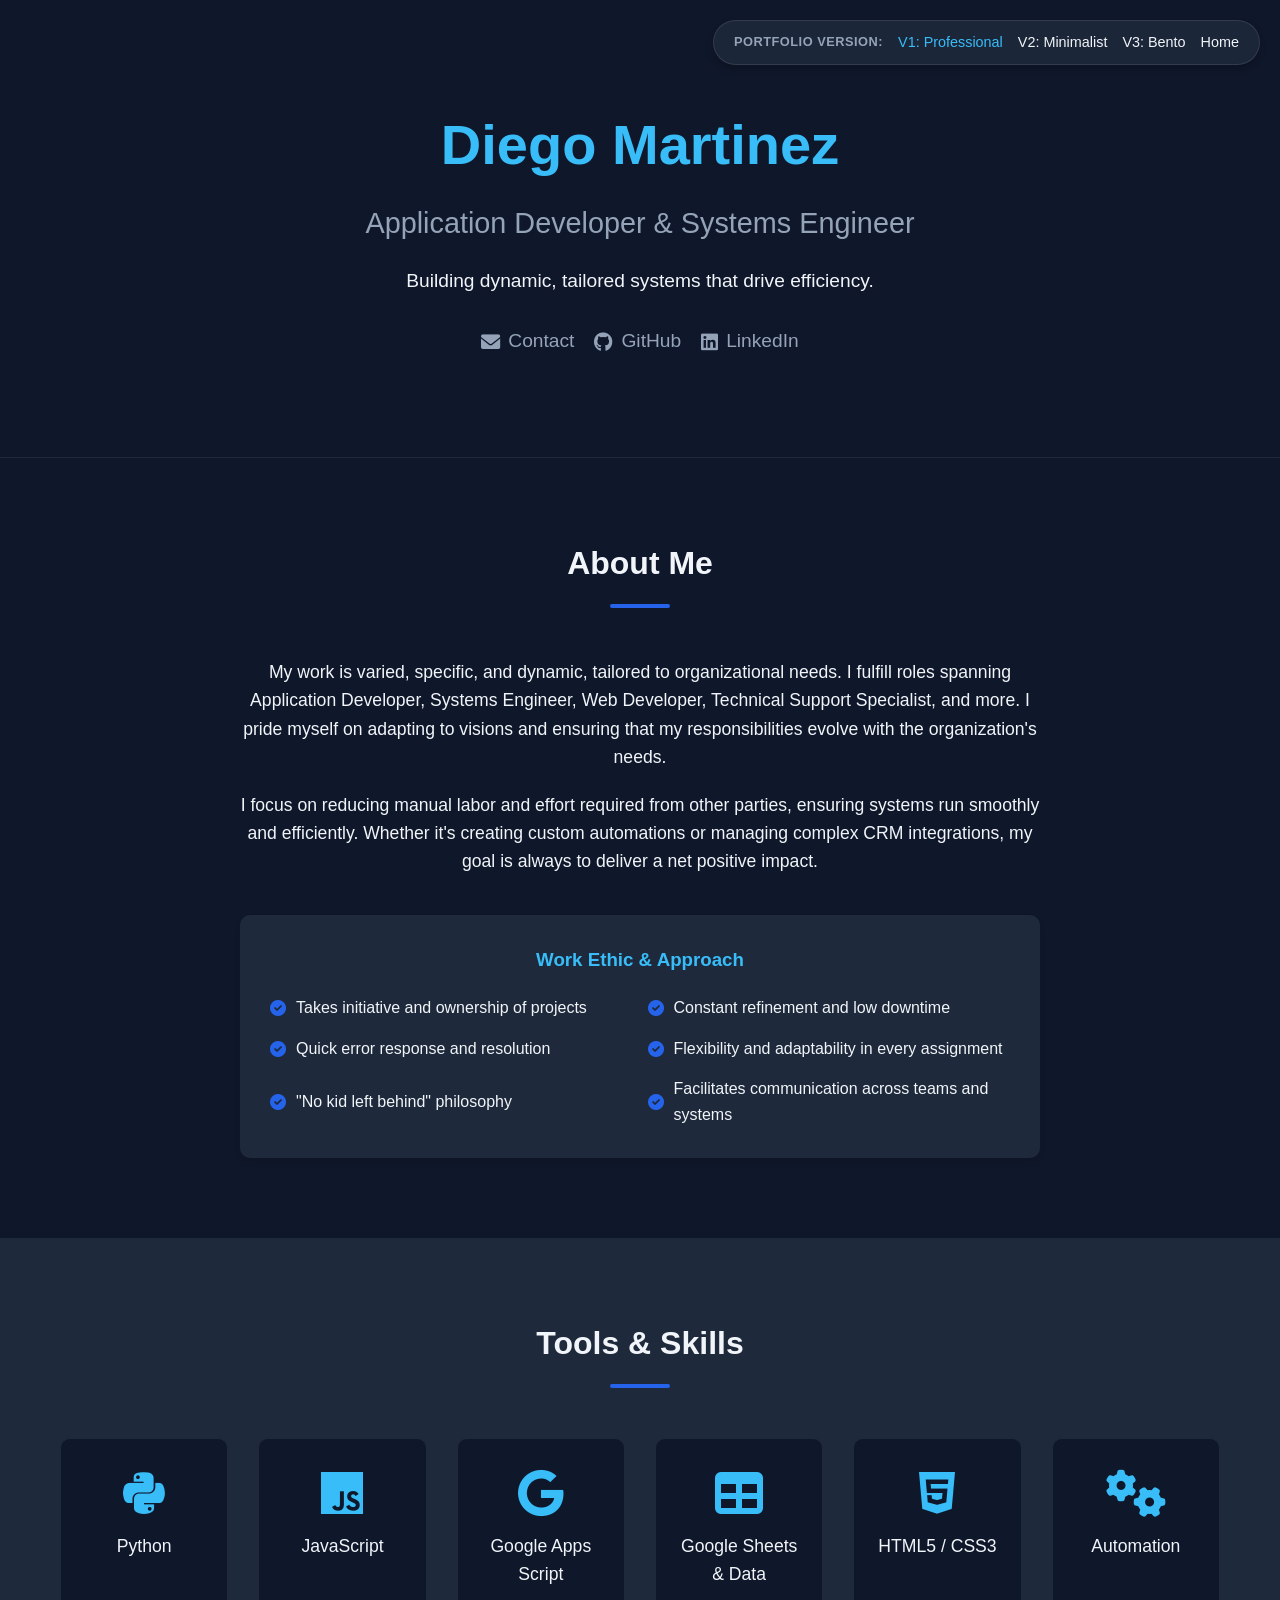
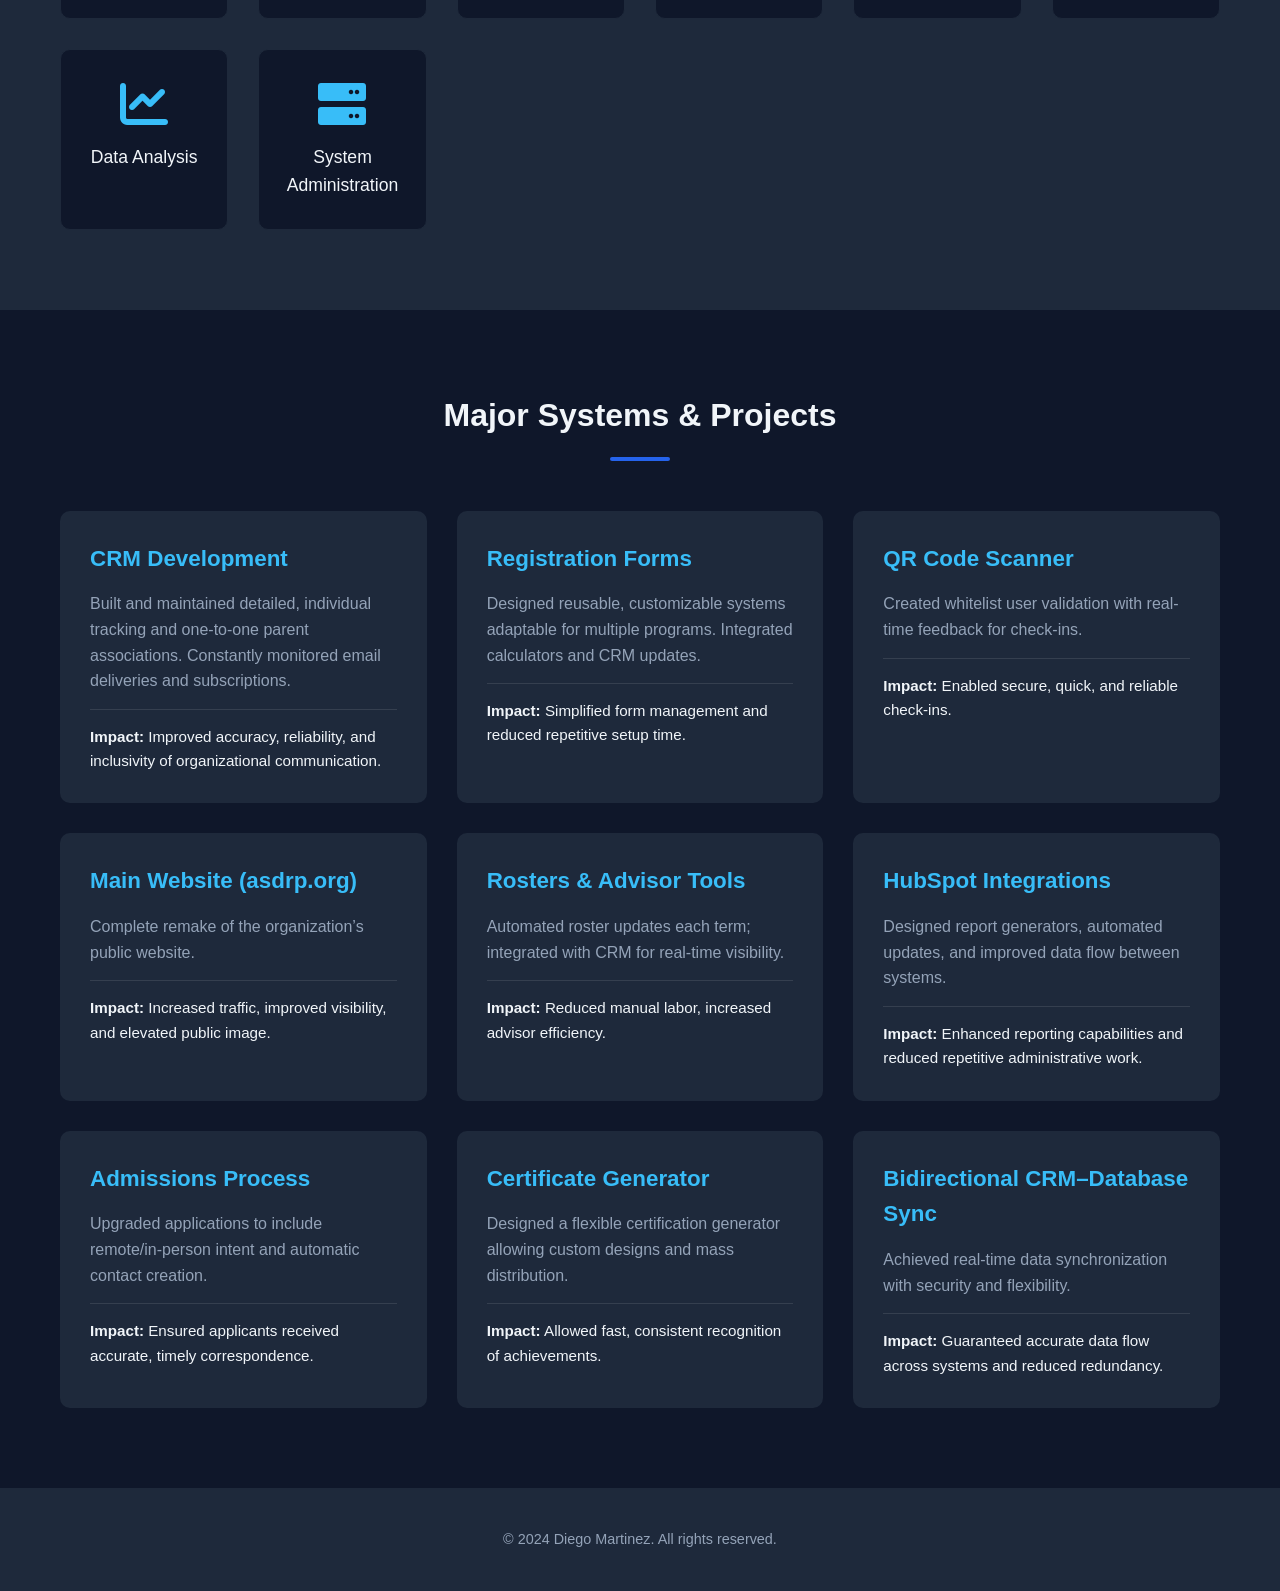
<file: public/v1.html>
<!DOCTYPE html>
<html lang="en">
<head>
    <meta charset="UTF-8">
    <meta name="viewport" content="width=device-width, initial-scale=1.0">
    <title>Diego Martinez | Portfolio (V1)</title>
    <link rel="stylesheet" href="styles.css">
    <link rel="stylesheet" href="https://cdnjs.cloudflare.com/ajax/libs/font-awesome/6.0.0/css/all.min.css">
</head>
<body>
    <!-- Navigation Menu -->
    <nav class="version-nav">
        <div class="nav-container">
            <span class="nav-label">Portfolio Version:</span>
            <a href="v1.html" class="nav-link active">V1: Professional</a>
            <a href="v2.html" class="nav-link">V2: Minimalist</a>
            <a href="v3.html" class="nav-link">V3: Bento</a>
            <a href="index.html" class="nav-link">Home</a>
        </div>
    </nav>

    <header class="hero">
        <div class="container">
            <h1>Diego Martinez</h1>
            <h2>Application Developer & Systems Engineer</h2>
            <p class="tagline">Building dynamic, tailored systems that drive efficiency.</p>
            <div class="social-links">
                <!-- Add actual links if available, otherwise placeholders -->
                <a href="#"><i class="fas fa-envelope"></i> Contact</a>
                <a href="#"><i class="fab fa-github"></i> GitHub</a>
                <a href="#"><i class="fab fa-linkedin"></i> LinkedIn</a>
            </div>
        </div>
    </header>

    <section id="about" class="section">
        <div class="container">
            <h2 class="section-title">About Me</h2>
            <div class="about-content">
                <p>
                    My work is varied, specific, and dynamic, tailored to organizational needs. I fulfill roles spanning 
                    Application Developer, Systems Engineer, Web Developer, Technical Support Specialist, and more.
                    I pride myself on adapting to visions and ensuring that my responsibilities evolve with the organization's needs.
                </p>
                <p>
                    I focus on reducing manual labor and effort required from other parties, ensuring systems run smoothly and efficiently.
                    Whether it's creating custom automations or managing complex CRM integrations, my goal is always to deliver 
                    a net positive impact.
                </p>
            </div>
            
            <div class="work-ethic">
                <h3>Work Ethic & Approach</h3>
                <ul>
                    <li><i class="fas fa-check-circle"></i> Takes initiative and ownership of projects</li>
                    <li><i class="fas fa-check-circle"></i> Constant refinement and low downtime</li>
                    <li><i class="fas fa-check-circle"></i> Quick error response and resolution</li>
                    <li><i class="fas fa-check-circle"></i> Flexibility and adaptability in every assignment</li>
                    <li><i class="fas fa-check-circle"></i> "No kid left behind" philosophy</li>
                    <li><i class="fas fa-check-circle"></i> Facilitates communication across teams and systems</li>
                </ul>
            </div>
        </div>
    </section>

    <section id="skills" class="section bg-light">
        <div class="container">
            <h2 class="section-title">Tools & Skills</h2>
            <div class="skills-grid">
                <div class="skill-card">
                    <i class="fab fa-python"></i>
                    <h3>Python</h3>
                </div>
                <div class="skill-card">
                    <i class="fab fa-js"></i>
                    <h3>JavaScript</h3>
                </div>
                <div class="skill-card">
                    <i class="fab fa-google"></i>
                    <h3>Google Apps Script</h3>
                </div>
                <div class="skill-card">
                    <i class="fas fa-table"></i>
                    <h3>Google Sheets & Data</h3>
                </div>
                <div class="skill-card">
                    <i class="fab fa-html5"></i>
                    <h3>HTML5 / CSS3</h3>
                </div>
                <div class="skill-card">
                    <i class="fas fa-cogs"></i>
                    <h3>Automation</h3>
                </div>
                <div class="skill-card">
                    <i class="fas fa-chart-line"></i>
                    <h3>Data Analysis</h3>
                </div>
                <div class="skill-card">
                    <i class="fas fa-server"></i>
                    <h3>System Administration</h3>
                </div>
            </div>
        </div>
    </section>

    <section id="projects" class="section">
        <div class="container">
            <h2 class="section-title">Major Systems & Projects</h2>
            <div class="projects-grid">
                <!-- Project 1 -->
                <div class="project-card">
                    <h3>CRM Development</h3>
                    <p class="project-desc">Built and maintained detailed, individual tracking and one-to-one parent associations. Constantly monitored email deliveries and subscriptions.</p>
                    <p class="project-impact"><strong>Impact:</strong> Improved accuracy, reliability, and inclusivity of organizational communication.</p>
                </div>
                <!-- Project 2 -->
                <div class="project-card">
                    <h3>Registration Forms</h3>
                    <p class="project-desc">Designed reusable, customizable systems adaptable for multiple programs. Integrated calculators and CRM updates.</p>
                    <p class="project-impact"><strong>Impact:</strong> Simplified form management and reduced repetitive setup time.</p>
                </div>
                <!-- Project 3 -->
                <div class="project-card">
                    <h3>QR Code Scanner</h3>
                    <p class="project-desc">Created whitelist user validation with real-time feedback for check-ins.</p>
                    <p class="project-impact"><strong>Impact:</strong> Enabled secure, quick, and reliable check-ins.</p>
                </div>
                <!-- Project 4 -->
                <div class="project-card">
                    <h3>Main Website (asdrp.org)</h3>
                    <p class="project-desc">Complete remake of the organization’s public website.</p>
                    <p class="project-impact"><strong>Impact:</strong> Increased traffic, improved visibility, and elevated public image.</p>
                </div>
                <!-- Project 5 -->
                <div class="project-card">
                    <h3>Rosters & Advisor Tools</h3>
                    <p class="project-desc">Automated roster updates each term; integrated with CRM for real-time visibility.</p>
                    <p class="project-impact"><strong>Impact:</strong> Reduced manual labor, increased advisor efficiency.</p>
                </div>
                <!-- Project 6 -->
                <div class="project-card">
                    <h3>HubSpot Integrations</h3>
                    <p class="project-desc">Designed report generators, automated updates, and improved data flow between systems.</p>
                    <p class="project-impact"><strong>Impact:</strong> Enhanced reporting capabilities and reduced repetitive administrative work.</p>
                </div>
                <!-- Project 7 -->
                <div class="project-card">
                    <h3>Admissions Process</h3>
                    <p class="project-desc">Upgraded applications to include remote/in-person intent and automatic contact creation.</p>
                    <p class="project-impact"><strong>Impact:</strong> Ensured applicants received accurate, timely correspondence.</p>
                </div>
                <!-- Project 8 -->
                <div class="project-card">
                    <h3>Certificate Generator</h3>
                    <p class="project-desc">Designed a flexible certification generator allowing custom designs and mass distribution.</p>
                    <p class="project-impact"><strong>Impact:</strong> Allowed fast, consistent recognition of achievements.</p>
                </div>
                <!-- Project 9 -->
                <div class="project-card">
                    <h3>Bidirectional CRM–Database Sync</h3>
                    <p class="project-desc">Achieved real-time data synchronization with security and flexibility.</p>
                    <p class="project-impact"><strong>Impact:</strong> Guaranteed accurate data flow across systems and reduced redundancy.</p>
                </div>
            </div>
        </div>
    </section>

    <footer class="footer">
        <div class="container">
            <p>&copy; 2024 Diego Martinez. All rights reserved.</p>
        </div>
    </footer>

    <script src="script.js"></script>
</body>
</html>
</file>
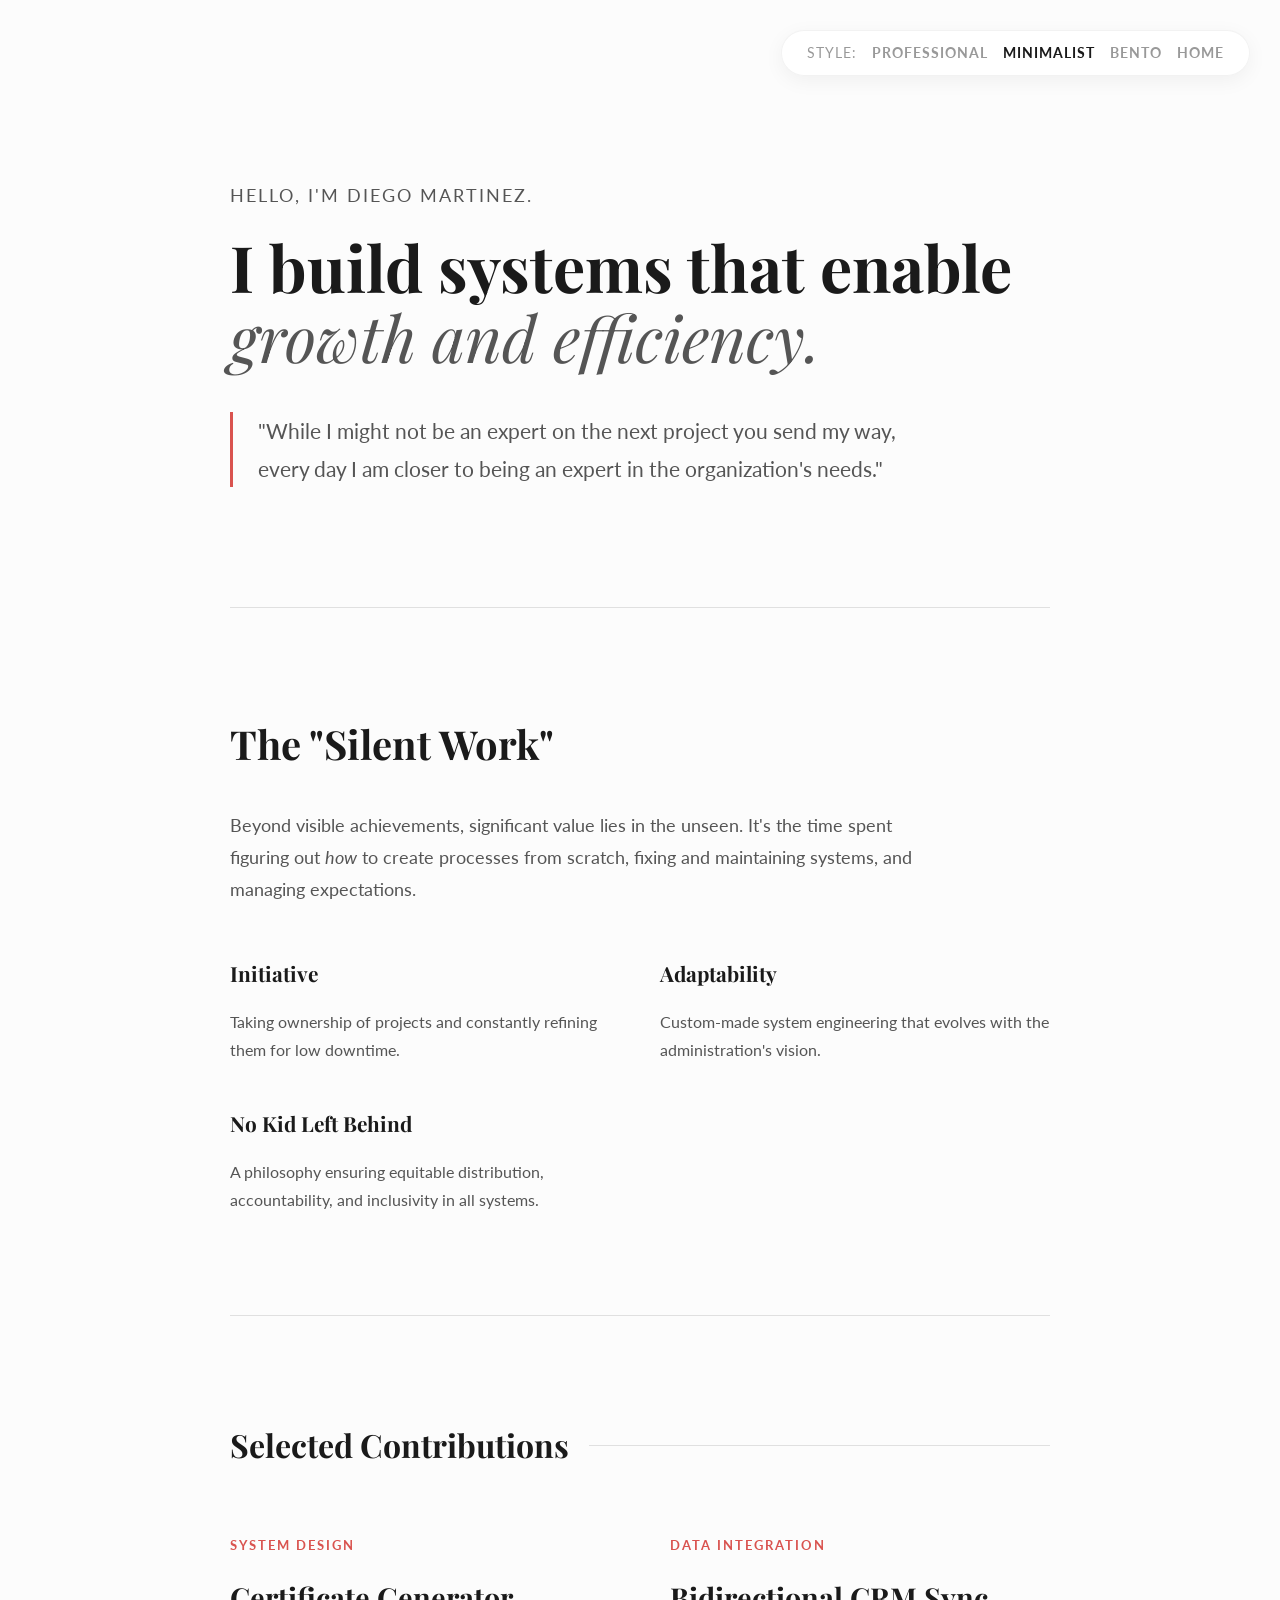
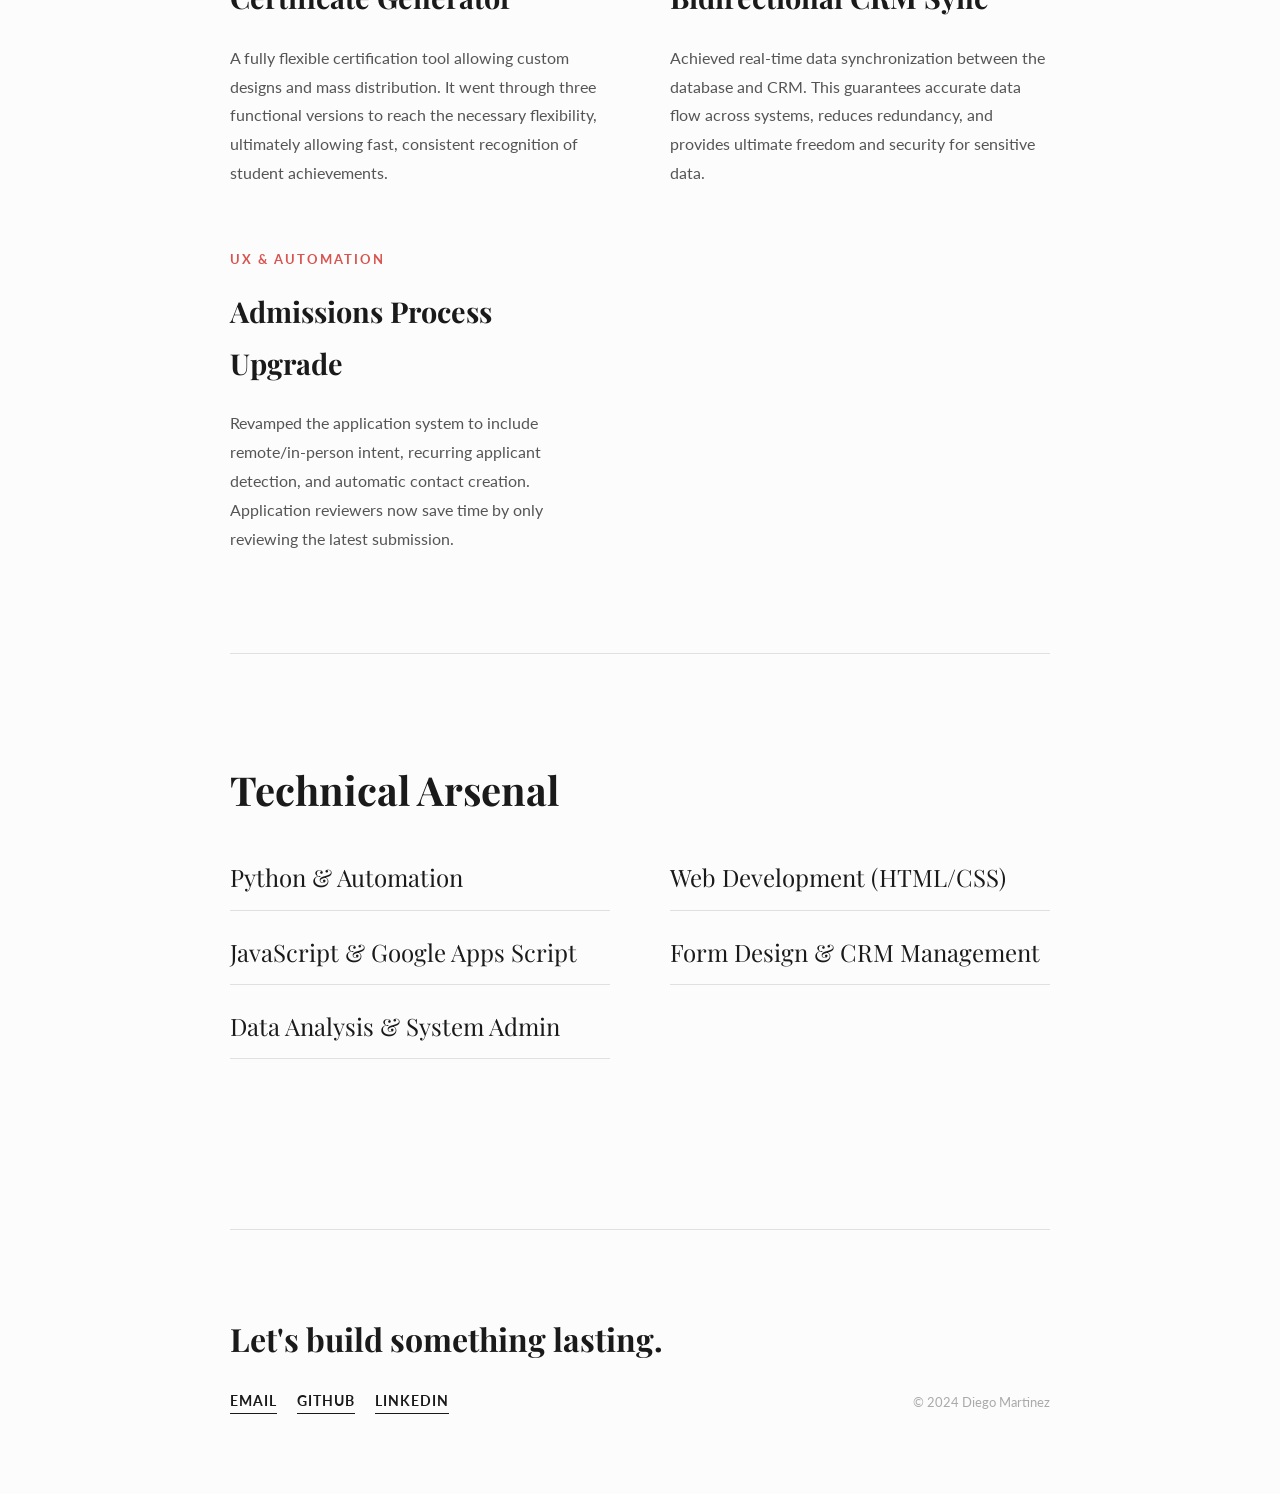
<file: public/v2.html>
<!DOCTYPE html>
<html lang="en">
<head>
    <meta charset="UTF-8">
    <meta name="viewport" content="width=device-width, initial-scale=1.0">
    <title>Diego Martinez | Engineering Impact</title>
    <link rel="stylesheet" href="v2.css">
    <link href="https://fonts.googleapis.com/css2?family=Playfair+Display:wght@400;700&family=Lato:wght@300;400;700&display=swap" rel="stylesheet">
    <link rel="stylesheet" href="https://cdnjs.cloudflare.com/ajax/libs/font-awesome/6.0.0/css/all.min.css">
</head>
<body>
    <nav class="version-nav">
        <div class="nav-container">
            <span class="nav-label">Style:</span>
            <a href="v1.html" class="nav-link">Professional</a>
            <a href="v2.html" class="nav-link active">Minimalist</a>
            <a href="v3.html" class="nav-link">Bento</a>
            <a href="index.html" class="nav-link">Home</a>
        </div>
    </nav>

    <main class="wrapper">
        <header class="hero">
            <p class="intro">Hello, I'm Diego Martinez.</p>
            <h1>I build systems that enable <br> <span class="highlight">growth and efficiency.</span></h1>
            <p class="philosophy">
                "While I might not be an expert on the next project you send my way, 
                every day I am closer to being an expert in the organization's needs."
            </p>
        </header>

        <section class="section philosophy-section">
            <div class="content-block">
                <h2>The "Silent Work"</h2>
                <p>
                    Beyond visible achievements, significant value lies in the unseen. 
                    It's the time spent figuring out <em>how</em> to create processes from scratch, 
                    fixing and maintaining systems, and managing expectations.
                </p>
                <div class="principles">
                    <div class="principle">
                        <h3>Initiative</h3>
                        <p>Taking ownership of projects and constantly refining them for low downtime.</p>
                    </div>
                    <div class="principle">
                        <h3>Adaptability</h3>
                        <p>Custom-made system engineering that evolves with the administration's vision.</p>
                    </div>
                    <div class="principle">
                        <h3>No Kid Left Behind</h3>
                        <p>A philosophy ensuring equitable distribution, accountability, and inclusivity in all systems.</p>
                    </div>
                </div>
            </div>
        </section>

        <section class="section">
            <div class="section-header">
                <h2>Selected Contributions</h2>
                <div class="line"></div>
            </div>
            
            <div class="case-studies">
                <article class="case-study">
                    <div class="case-meta">System Design</div>
                    <h3>Certificate Generator</h3>
                    <p>
                        A fully flexible certification tool allowing custom designs and mass distribution. 
                        It went through three functional versions to reach the necessary flexibility, 
                        ultimately allowing fast, consistent recognition of student achievements.
                    </p>
                </article>

                <article class="case-study">
                    <div class="case-meta">Data Integration</div>
                    <h3>Bidirectional CRM Sync</h3>
                    <p>
                        Achieved real-time data synchronization between the database and CRM. 
                        This guarantees accurate data flow across systems, reduces redundancy, 
                        and provides ultimate freedom and security for sensitive data.
                    </p>
                </article>

                <article class="case-study">
                    <div class="case-meta">UX & Automation</div>
                    <h3>Admissions Process Upgrade</h3>
                    <p>
                        Revamped the application system to include remote/in-person intent, 
                        recurring applicant detection, and automatic contact creation. 
                        Application reviewers now save time by only reviewing the latest submission.
                    </p>
                </article>
            </div>
        </section>

        <section class="section stack-section">
            <div class="content-block">
                <h2>Technical Arsenal</h2>
                <ul class="tech-list">
                    <li>Python & Automation</li>
                    <li>JavaScript & Google Apps Script</li>
                    <li>Data Analysis & System Admin</li>
                    <li>Web Development (HTML/CSS)</li>
                    <li>Form Design & CRM Management</li>
                </ul>
            </div>
        </section>

        <footer class="footer">
            <div class="contact-info">
                <p>Let's build something lasting.</p>
                <div class="socials">
                    <a href="#">Email</a>
                    <a href="#">GitHub</a>
                    <a href="#">LinkedIn</a>
                </div>
            </div>
            <p class="copyright">&copy; 2024 Diego Martinez</p>
        </footer>
    </main>
</body>
</html>
</file>
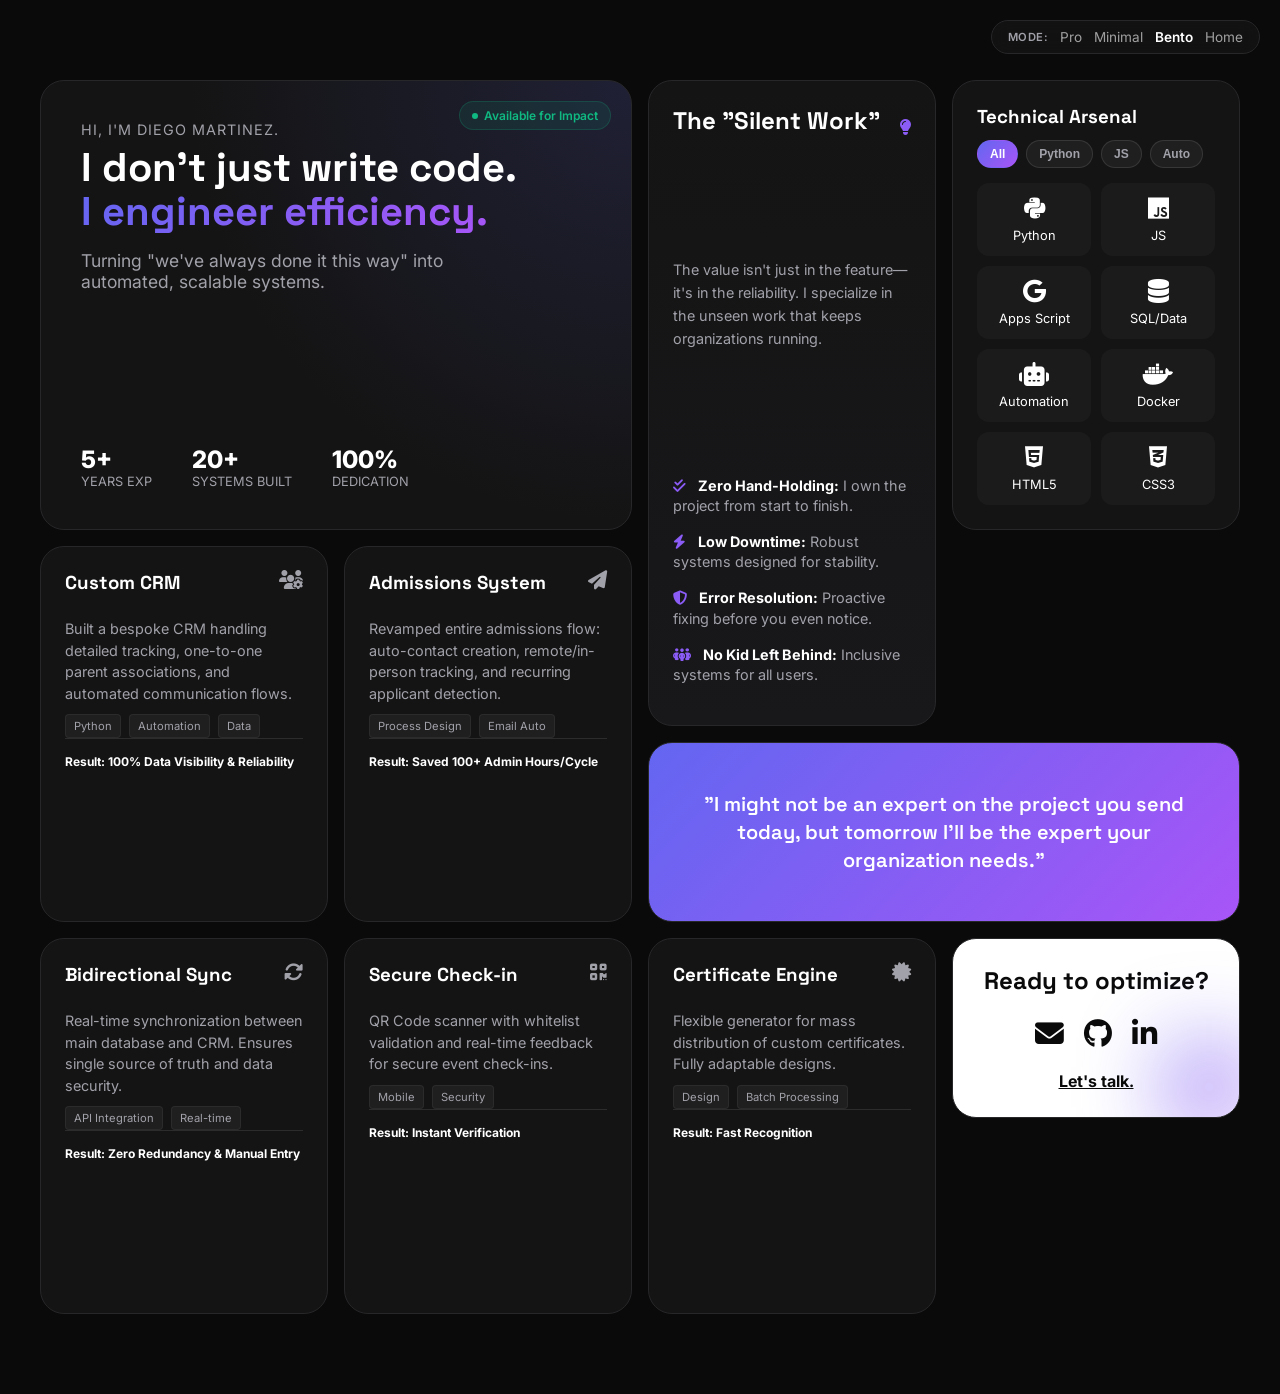
<file: public/v3.html>
<!DOCTYPE html>
<html lang="en">
<head>
    <meta charset="UTF-8">
    <meta name="viewport" content="width=device-width, initial-scale=1.0">
    <title>Diego Martinez | Efficiency Architect</title>
    <link rel="stylesheet" href="v3.css">
    <link href="https://fonts.googleapis.com/css2?family=Inter:wght@300;400;600;800&family=Space+Grotesk:wght@400;700&display=swap" rel="stylesheet">
    <link rel="stylesheet" href="https://cdnjs.cloudflare.com/ajax/libs/font-awesome/6.4.0/css/all.min.css">
</head>
<body>
    <nav class="version-nav">
        <div class="nav-container">
            <span class="nav-label">Mode:</span>
            <a href="v1.html" class="nav-link">Pro</a>
            <a href="v2.html" class="nav-link">Minimal</a>
            <a href="v3.html" class="nav-link active">Bento</a>
            <a href="index.html" class="nav-link">Home</a>
        </div>
    </nav>

    <div class="bento-container">
        <!-- Tile 1: Hero / Introduction -->
        <div class="tile hero-tile">
            <div class="hero-content">
                <p class="greeting">Hi, I'm Diego Martinez.</p>
                <h1>I don't just write code.<br><span class="gradient-text">I engineer efficiency.</span></h1>
                <p class="subtitle">Turning "we've always done it this way" into automated, scalable systems.</p>
            </div>
            <div class="availability-badge">
                <span class="dot"></span> Available for Impact
            </div>
            <div class="hero-stats">
                <div class="stat clickable-stat" data-target="5">
                    <span class="number">5+</span>
                    <span class="label">Years Exp</span>
                </div>
                <div class="stat clickable-stat" data-target="20">
                    <span class="number">20+</span>
                    <span class="label">Systems Built</span>
                </div>
                <div class="stat clickable-stat" data-target="100">
                    <span class="number">100%</span>
                    <span class="label">Dedication</span>
                </div>
            </div>
        </div>

        <!-- Tile 2: The "Silent Work" Philosophy -->
        <div class="tile philosophy-tile">
            <div class="tile-header">
                <h2>The "Silent Work"</h2>
                <i class="fa-solid fa-lightbulb"></i>
            </div>
            <p class="philosophy-text">The value isn't just in the feature—it's in the reliability. I specialize in the unseen work that keeps organizations running.</p>
            <ul class="stats-list">
                <li><i class="fa-solid fa-check-double"></i> <strong>Zero Hand-Holding:</strong> I own the project from start to finish.</li>
                <li><i class="fa-solid fa-bolt"></i> <strong>Low Downtime:</strong> Robust systems designed for stability.</li>
                <li><i class="fa-solid fa-shield-halved"></i> <strong>Error Resolution:</strong> Proactive fixing before you even notice.</li>
                <li><i class="fa-solid fa-people-group"></i> <strong>No Kid Left Behind:</strong> Inclusive systems for all users.</li>
            </ul>
        </div>

        <!-- Tile 3: Tech Stack -->
        <div class="tile stack-tile">
            <h3>Technical Arsenal</h3>
            <div class="tech-filter-buttons">
                <button class="tech-filter active" data-filter="all">All</button>
                <button class="tech-filter" data-filter="python">Python</button>
                <button class="tech-filter" data-filter="js">JS</button>
                <button class="tech-filter" data-filter="automation">Auto</button>
            </div>
            <div class="tech-grid">
                <div class="tech-item clickable" data-tooltip="Automation & Scripting" data-tech="python"><i class="fab fa-python"></i> <span>Python</span></div>
                <div class="tech-item clickable" data-tooltip="Frontend & Logic" data-tech="js"><i class="fab fa-js"></i> <span>JS</span></div>
                <div class="tech-item clickable" data-tooltip="Workspace Integration" data-tech="automation"><i class="fab fa-google"></i> <span>Apps Script</span></div>
                <div class="tech-item clickable" data-tooltip="Data Management" data-tech="python"><i class="fas fa-database"></i> <span>SQL/Data</span></div>
                <div class="tech-item clickable" data-tooltip="Process Automation" data-tech="automation"><i class="fas fa-robot"></i> <span>Automation</span></div>
                <div class="tech-item clickable" data-tooltip="Containerization" data-tech="automation"><i class="fab fa-docker"></i> <span>Docker</span></div>
                <div class="tech-item clickable" data-tooltip="Web Structure" data-tech="js"><i class="fab fa-html5"></i> <span>HTML5</span></div>
                <div class="tech-item clickable" data-tooltip="Styling" data-tech="js"><i class="fab fa-css3-alt"></i> <span>CSS3</span></div>
            </div>
        </div>

        <!-- Tile 4: Major Project - CRM -->
        <div class="tile project-tile crm-project clickable-project" data-project="crm" data-tech="python automation">
            <div class="project-bg"></div>
            <div class="project-content">
                <div class="project-header">
                    <h3>Custom CRM</h3>
                    <i class="fas fa-users-cog"></i>
                </div>
                <p>Built a bespoke CRM handling detailed tracking, one-to-one parent associations, and automated communication flows.</p>
                <div class="tags">
                    <span>Python</span><span>Automation</span><span>Data</span>
                </div>
                <div class="impact-tag">Result: 100% Data Visibility & Reliability</div>
                <div class="click-hint"><i class="fas fa-hand-pointer"></i> Click for details</div>
            </div>
        </div>

        <!-- Tile 5: Major Project - Automation -->
        <div class="tile project-tile automation-project clickable-project" data-project="admissions" data-tech="automation js">
            <div class="project-bg"></div>
            <div class="project-content">
                <div class="project-header">
                    <h3>Admissions System</h3>
                    <i class="fas fa-paper-plane"></i>
                </div>
                <p>Revamped entire admissions flow: auto-contact creation, remote/in-person tracking, and recurring applicant detection.</p>
                <div class="tags">
                    <span>Process Design</span><span>Email Auto</span>
                </div>
                <div class="impact-tag">Result: Saved 100+ Admin Hours/Cycle</div>
                <div class="click-hint"><i class="fas fa-hand-pointer"></i> Click for details</div>
            </div>
        </div>

        <!-- Tile 6: Quote / Value Prop -->
        <div class="tile quote-tile">
            <blockquote>
                "I might not be an expert on the project you send today, but tomorrow I'll be the expert your organization needs."
            </blockquote>
        </div>

        <!-- Tile 7: System Integration -->
        <div class="tile project-tile sync-project clickable-project" data-project="sync" data-tech="python automation">
            <div class="project-bg"></div>
            <div class="project-content">
                <div class="project-header">
                    <h3>Bidirectional Sync</h3>
                    <i class="fas fa-sync-alt"></i>
                </div>
                <p>Real-time synchronization between main database and CRM. Ensures single source of truth and data security.</p>
                <div class="tags">
                    <span>API Integration</span><span>Real-time</span>
                </div>
                <div class="impact-tag">Result: Zero Redundancy & Manual Entry</div>
                <div class="click-hint"><i class="fas fa-hand-pointer"></i> Click for details</div>
            </div>
        </div>

        <!-- Tile 8: New Project - QR Scanner -->
        <div class="tile project-tile qr-project clickable-project" data-project="qr" data-tech="js">
            <div class="project-bg"></div>
            <div class="project-content">
                <div class="project-header">
                    <h3>Secure Check-in</h3>
                    <i class="fas fa-qrcode"></i>
                </div>
                <p>QR Code scanner with whitelist validation and real-time feedback for secure event check-ins.</p>
                <div class="tags">
                    <span>Mobile</span><span>Security</span>
                </div>
                <div class="impact-tag">Result: Instant Verification</div>
                <div class="click-hint"><i class="fas fa-hand-pointer"></i> Click for details</div>
            </div>
        </div>

         <!-- Tile 9: New Project - Certificate Gen -->
         <div class="tile project-tile cert-project clickable-project" data-project="cert" data-tech="automation">
            <div class="project-bg"></div>
            <div class="project-content">
                <div class="project-header">
                    <h3>Certificate Engine</h3>
                    <i class="fas fa-certificate"></i>
                </div>
                <p>Flexible generator for mass distribution of custom certificates. Fully adaptable designs.</p>
                <div class="tags">
                    <span>Design</span><span>Batch Processing</span>
                </div>
                <div class="impact-tag">Result: Fast Recognition</div>
                <div class="click-hint"><i class="fas fa-hand-pointer"></i> Click for details</div>
            </div>
        </div>

        <!-- Tile 10: Contact / CTA -->
        <div class="tile contact-tile">
            <h3>Ready to optimize?</h3>
            <div class="social-icons">
                <a href="#"><i class="fas fa-envelope"></i></a>
                <a href="#"><i class="fab fa-github"></i></a>
                <a href="#"><i class="fab fa-linkedin-in"></i></a>
            </div>
            <p>Let's talk.</p>
            <div class="contact-decoration"></div>
        </div>
    </div>

    <!-- Modal for Project Details -->
    <div id="projectModal" class="modal">
        <div class="modal-content">
            <span class="modal-close">&times;</span>
            <div id="modalBody"></div>
        </div>
    </div>

    <script src="v3.js"></script>
</body>
</html>
</file>
<file: public/styles.css>
:root {
    --primary-color: #2563eb;
    --secondary-color: #1e40af;
    --background-color: #0f172a;
    --surface-color: #1e293b;
    --text-color: #f1f5f9;
    --text-muted: #94a3b8;
    --accent-color: #38bdf8;
}

* {
    margin: 0;
    padding: 0;
    box-sizing: border-box;
}

body {
    font-family: 'Segoe UI', Roboto, Helvetica, Arial, sans-serif;
    background-color: var(--background-color);
    color: var(--text-color);
    line-height: 1.6;
}

.container {
    max-width: 1200px;
    margin: 0 auto;
    padding: 0 20px;
}

a {
    text-decoration: none;
    color: inherit;
    transition: color 0.3s;
}

/* Navigation Menu */
.version-nav {
    position: fixed;
    top: 20px;
    right: 20px;
    background: rgba(30, 41, 59, 0.9);
    padding: 10px 20px;
    border: 1px solid rgba(255, 255, 255, 0.1);
    border-radius: 50px;
    backdrop-filter: blur(10px);
    z-index: 1000;
    box-shadow: 0 4px 6px rgba(0,0,0,0.2);
}

.nav-container {
    display: flex;
    align-items: center;
    gap: 15px;
}

.nav-label {
    font-size: 0.8rem;
    color: var(--text-muted);
    font-weight: 600;
    text-transform: uppercase;
    letter-spacing: 0.5px;
}

.nav-link {
    font-size: 0.9rem;
    color: var(--text-color);
    font-weight: 500;
}

.nav-link:hover, .nav-link.active {
    color: var(--accent-color);
}

/* Hero Section */
.hero {
    padding: 100px 0;
    text-align: center;
    background: linear-gradient(rgba(15, 23, 42, 0.9), rgba(15, 23, 42, 0.9)), url('https://source.unsplash.com/random/1920x1080?code,technology');
    background-size: cover;
    background-position: center;
    border-bottom: 1px solid var(--surface-color);
}

.hero h1 {
    font-size: 3.5rem;
    margin-bottom: 10px;
    color: var(--accent-color);
}

.hero h2 {
    font-size: 1.8rem;
    color: var(--text-muted);
    font-weight: 400;
    margin-bottom: 20px;
}

.tagline {
    font-size: 1.2rem;
    max-width: 600px;
    margin: 0 auto 30px;
}

.social-links {
    display: flex;
    justify-content: center;
    gap: 20px;
}

.social-links a {
    color: var(--text-muted);
    font-size: 1.2rem;
    display: flex;
    align-items: center;
    gap: 8px;
}

.social-links a:hover {
    color: var(--accent-color);
}

/* Sections */
.section {
    padding: 80px 0;
}

.section-title {
    font-size: 2rem;
    margin-bottom: 50px;
    text-align: center;
    position: relative;
}

.section-title::after {
    content: '';
    display: block;
    width: 60px;
    height: 4px;
    background-color: var(--primary-color);
    margin: 15px auto 0;
    border-radius: 2px;
}

.bg-light {
    background-color: var(--surface-color);
}

/* About */
.about-content {
    max-width: 800px;
    margin: 0 auto 40px;
    text-align: center;
    font-size: 1.1rem;
}

.about-content p {
    margin-bottom: 20px;
}

.work-ethic {
    max-width: 800px;
    margin: 0 auto;
    background-color: var(--surface-color);
    padding: 30px;
    border-radius: 10px;
    box-shadow: 0 4px 6px rgba(0, 0, 0, 0.1);
}

.work-ethic h3 {
    margin-bottom: 20px;
    color: var(--accent-color);
    text-align: center;
}

.work-ethic ul {
    list-style: none;
    display: grid;
    grid-template-columns: repeat(auto-fit, minmax(300px, 1fr));
    gap: 15px;
}

.work-ethic li {
    display: flex;
    align-items: center;
    gap: 10px;
}

.work-ethic i {
    color: var(--primary-color);
}

/* Skills */
.skills-grid {
    display: grid;
    grid-template-columns: repeat(auto-fit, minmax(150px, 1fr));
    gap: 30px;
    text-align: center;
}

.skill-card {
    background-color: var(--background-color);
    padding: 30px 20px;
    border-radius: 10px;
    transition: transform 0.3s, box-shadow 0.3s;
    border: 1px solid var(--surface-color);
}

.skill-card:hover {
    transform: translateY(-5px);
    box-shadow: 0 10px 15px rgba(0, 0, 0, 0.2);
    border-color: var(--primary-color);
}

.skill-card i {
    font-size: 3rem;
    color: var(--accent-color);
    margin-bottom: 15px;
}

.skill-card h3 {
    font-size: 1.1rem;
    font-weight: 500;
}

/* Projects */
.projects-grid {
    display: grid;
    grid-template-columns: repeat(auto-fit, minmax(300px, 1fr));
    gap: 30px;
}

.project-card {
    background-color: var(--surface-color);
    padding: 30px;
    border-radius: 10px;
    transition: transform 0.3s;
}

.project-card:hover {
    transform: translateY(-5px);
}

.project-card h3 {
    color: var(--accent-color);
    margin-bottom: 15px;
    font-size: 1.4rem;
}

.project-desc {
    margin-bottom: 15px;
    color: var(--text-muted);
}

.project-impact {
    font-size: 0.95rem;
    border-top: 1px solid rgba(255, 255, 255, 0.1);
    padding-top: 15px;
}

.project-impact strong {
    color: var(--text-color);
}

/* Footer */
.footer {
    padding: 40px 0;
    text-align: center;
    background-color: var(--surface-color);
    color: var(--text-muted);
    font-size: 0.9rem;
}

/* Responsive */
@media (max-width: 768px) {
    .hero h1 {
        font-size: 2.5rem;
    }
    
    .section {
        padding: 60px 0;
    }
    
    .version-nav {
        top: auto;
        bottom: 20px;
        right: 50%;
        transform: translateX(50%);
        width: 90%;
        justify-content: center;
    }
    
    .nav-container {
        justify-content: center;
    }
}
</file>
<file: public/v2.css>
:root {
    --bg-color: #fcfcfc;
    --text-primary: #1a1a1a;
    --text-secondary: #555;
    --accent: #d9534f; /* A subtle red/terracotta for contrast */
    --line-color: #e0e0e0;
}

* {
    margin: 0;
    padding: 0;
    box-sizing: border-box;
}

body {
    background-color: var(--bg-color);
    color: var(--text-primary);
    font-family: 'Lato', sans-serif;
    line-height: 1.8;
    -webkit-font-smoothing: antialiased;
}

h1, h2, h3 {
    font-family: 'Playfair Display', serif;
    font-weight: 700;
    color: var(--text-primary);
}

a {
    text-decoration: none;
    color: inherit;
    transition: color 0.3s;
}

/* Navigation */
.version-nav {
    position: fixed;
    top: 30px;
    right: 30px;
    z-index: 100;
    background: rgba(255, 255, 255, 0.9);
    padding: 10px 25px;
    border-radius: 50px;
    box-shadow: 0 5px 20px rgba(0,0,0,0.05);
    border: 1px solid rgba(0,0,0,0.05);
    backdrop-filter: blur(5px);
}

.nav-container {
    display: flex;
    align-items: center;
    gap: 15px;
    font-size: 0.85rem;
    text-transform: uppercase;
    letter-spacing: 1px;
}

.nav-label {
    color: #999;
}

.nav-link {
    color: #999;
    font-weight: 700;
}

.nav-link:hover, .nav-link.active {
    color: var(--text-primary);
}

/* Layout */
.wrapper {
    max-width: 900px;
    margin: 0 auto;
    padding: 0 40px;
}

/* Hero */
.hero {
    padding: 180px 0 120px;
}

.intro {
    font-size: 1.1rem;
    color: var(--text-secondary);
    margin-bottom: 20px;
    text-transform: uppercase;
    letter-spacing: 2px;
}

.hero h1 {
    font-size: 4rem;
    line-height: 1.1;
    margin-bottom: 40px;
}

.highlight {
    color: var(--text-secondary);
    font-style: italic;
    font-weight: 400;
}

.philosophy {
    font-size: 1.3rem;
    color: var(--text-secondary);
    max-width: 700px;
    border-left: 3px solid var(--accent);
    padding-left: 25px;
}

/* Sections */
.section {
    padding: 100px 0;
    border-top: 1px solid var(--line-color);
}

.section-header {
    display: flex;
    align-items: center;
    gap: 20px;
    margin-bottom: 60px;
}

.section-header h2 {
    font-size: 2rem;
    white-space: nowrap;
}

.line {
    height: 1px;
    background-color: var(--line-color);
    width: 100%;
}

/* Content Blocks */
.content-block h2 {
    font-size: 2.5rem;
    margin-bottom: 30px;
}

.content-block p {
    font-size: 1.1rem;
    color: var(--text-secondary);
    margin-bottom: 40px;
    max-width: 700px;
}

.principles {
    display: grid;
    grid-template-columns: repeat(auto-fit, minmax(250px, 1fr));
    gap: 40px;
    margin-top: 50px;
}

.principle h3 {
    font-size: 1.3rem;
    margin-bottom: 15px;
}

.principle p {
    font-size: 1rem;
    margin-bottom: 0;
}

/* Case Studies */
.case-studies {
    display: grid;
    grid-template-columns: repeat(auto-fit, minmax(300px, 1fr));
    gap: 60px;
}

.case-study {
    transition: transform 0.4s ease;
}

.case-study:hover {
    transform: translateY(-5px);
}

.case-meta {
    font-size: 0.8rem;
    text-transform: uppercase;
    letter-spacing: 2px;
    color: var(--accent);
    margin-bottom: 15px;
    font-weight: 700;
}

.case-study h3 {
    font-size: 1.8rem;
    margin-bottom: 20px;
}

.case-study p {
    color: var(--text-secondary);
}

/* Tech List */
.tech-list {
    list-style: none;
    columns: 2;
    column-gap: 60px;
}

.tech-list li {
    font-size: 1.5rem;
    font-family: 'Playfair Display', serif;
    margin-bottom: 20px;
    color: var(--text-primary);
    border-bottom: 1px solid transparent;
    display: inline-block;
    width: 100%;
    padding-bottom: 10px;
    border-bottom: 1px solid var(--line-color);
}

/* Footer */
.footer {
    padding: 80px 0;
    border-top: 1px solid var(--line-color);
    margin-top: 50px;
    display: flex;
    justify-content: space-between;
    align-items: flex-end;
}

.contact-info p {
    font-size: 2rem;
    font-family: 'Playfair Display', serif;
    font-weight: 700;
    margin-bottom: 20px;
}

.socials {
    display: flex;
    gap: 20px;
}

.socials a {
    font-size: 0.9rem;
    text-transform: uppercase;
    letter-spacing: 1px;
    font-weight: 700;
    border-bottom: 1px solid var(--text-primary);
}

.socials a:hover {
    color: var(--accent);
    border-color: var(--accent);
}

.copyright {
    font-size: 0.8rem;
    color: #aaa;
}

/* Responsive */
@media (max-width: 768px) {
    .wrapper {
        padding: 0 25px;
    }
    
    .hero h1 {
        font-size: 2.5rem;
    }
    
    .tech-list {
        columns: 1;
    }

    .footer {
        flex-direction: column;
        align-items: flex-start;
        gap: 40px;
    }
}
</file>
<file: public/v3.css>
:root {
    --bg-dark: #0a0a0a;
    --card-bg: #141414;
    --card-hover: #1c1c1c;
    --text-white: #ffffff;
    --text-gray: #a1a1aa;
    --accent-gradient: linear-gradient(135deg, #6366f1 0%, #a855f7 100%);
    --accent-glow: rgba(139, 92, 246, 0.3);
    --border-color: #27272a;
    --green-accent: #10b981;
    --blue-accent: #3b82f6;
    --purple-accent: #8b5cf6;
}

* {
    margin: 0;
    padding: 0;
    box-sizing: border-box;
}

body {
    background-color: var(--bg-dark);
    color: var(--text-white);
    font-family: 'Inter', sans-serif;
    padding: 20px;
    min-height: 100vh;
}

/* Navigation */
.version-nav {
    position: fixed;
    top: 20px;
    right: 20px;
    z-index: 100;
    background: rgba(20, 20, 20, 0.8);
    padding: 8px 16px;
    border-radius: 999px;
    border: 1px solid var(--border-color);
    backdrop-filter: blur(10px);
}

.nav-container {
    display: flex;
    align-items: center;
    gap: 12px;
    font-size: 0.85rem;
}

.nav-label {
    color: var(--text-gray);
    font-weight: 600;
    text-transform: uppercase;
    font-size: 0.7rem;
    letter-spacing: 0.5px;
}

.nav-link {
    color: var(--text-white);
    text-decoration: none;
    opacity: 0.6;
    transition: opacity 0.2s;
}

.nav-link:hover, .nav-link.active {
    opacity: 1;
    font-weight: 600;
}

/* Bento Grid */
.bento-container {
    display: grid;
    grid-template-columns: repeat(4, 1fr);
    grid-auto-rows: minmax(180px, auto);
    gap: 16px;
    max-width: 1200px;
    margin: 60px auto 0;
    padding-bottom: 60px;
}

.tile {
    background-color: var(--card-bg);
    border: 1px solid var(--border-color);
    border-radius: 24px;
    padding: 24px;
    transition: all 0.4s cubic-bezier(0.25, 0.8, 0.25, 1);
    display: flex;
    flex-direction: column;
    justify-content: space-between;
    overflow: hidden;
    position: relative;
    cursor: default;
}

.tile:hover {
    transform: translateY(-4px) scale(1.01);
    border-color: #3f3f46;
    box-shadow: 0 20px 40px -10px rgba(0, 0, 0, 0.5);
    z-index: 2;
}

/* Specific Tile Layouts */
.hero-tile {
    grid-column: span 2;
    grid-row: span 2;
    background: radial-gradient(circle at top right, rgba(99, 102, 241, 0.15), transparent 60%), var(--card-bg);
    padding: 40px;
}

.hero-stats {
    display: flex;
    gap: 40px;
    margin-top: 30px;
}

.hero-stats .stat {
    display: flex;
    flex-direction: column;
}

.hero-stats .number {
    font-size: 1.5rem;
    font-weight: 800;
    color: var(--text-white);
}

.hero-stats .label {
    font-size: 0.8rem;
    color: var(--text-gray);
    text-transform: uppercase;
}

.philosophy-tile {
    grid-column: span 1;
    grid-row: span 3;
    background: linear-gradient(to bottom, var(--card-bg), #18181b);
}

.philosophy-text {
    font-size: 0.9rem;
    color: var(--text-gray);
    margin-bottom: 20px;
    line-height: 1.6;
}

.stack-tile {
    grid-column: span 1;
    grid-row: span 2;
}

.project-tile {
    grid-column: span 1;
    grid-row: span 2;
    min-height: 250px;
    group;
}

.project-tile .project-bg {
    position: absolute;
    top: 0;
    left: 0;
    width: 100%;
    height: 100%;
    background: linear-gradient(45deg, transparent 0%, rgba(255,255,255,0.03) 100%);
    opacity: 0;
    transition: opacity 0.3s;
}

.project-tile:hover .project-bg {
    opacity: 1;
}

.project-tile .tags {
    display: flex;
    gap: 8px;
    flex-wrap: wrap;
    margin-top: 10px;
}

.project-tile .tags span {
    background: rgba(255,255,255,0.05);
    padding: 4px 8px;
    border-radius: 4px;
    font-size: 0.7rem;
    color: var(--text-gray);
    border: 1px solid rgba(255,255,255,0.05);
}

.quote-tile {
    grid-column: span 2;
    grid-row: span 1;
    background: var(--accent-gradient);
    display: flex;
    align-items: center;
    justify-content: center;
    text-align: center;
    padding: 40px;
}

.contact-tile {
    grid-column: span 1;
    grid-row: span 1;
    background-color: var(--text-white);
    color: var(--bg-dark);
    position: relative;
    overflow: hidden;
}

.contact-decoration {
    position: absolute;
    bottom: -20px;
    right: -20px;
    width: 100px;
    height: 100px;
    background: var(--accent-gradient);
    filter: blur(40px);
    opacity: 0.5;
}

/* Typography & Content */
h1 {
    font-family: 'Space Grotesk', sans-serif;
    font-size: 2.5rem;
    line-height: 1.1;
    margin-bottom: 16px;
    font-weight: 700;
}

h2, h3 {
    font-family: 'Space Grotesk', sans-serif;
    margin-bottom: 12px;
}

.tile-header {
    display: flex;
    justify-content: space-between;
    align-items: center;
    margin-bottom: 15px;
}

.tile-header i {
    color: var(--purple-accent);
}

.greeting {
    color: var(--text-gray);
    margin-bottom: 8px;
    font-size: 0.9rem;
    text-transform: uppercase;
    letter-spacing: 1px;
}

.gradient-text {
    background: var(--accent-gradient);
    -webkit-background-clip: text;
    background-clip: text;
    color: transparent;
}

.subtitle {
    font-size: 1.1rem;
    color: var(--text-gray);
    max-width: 90%;
}

.availability-badge {
    position: absolute;
    top: 20px;
    right: 20px;
    background: rgba(16, 185, 129, 0.1);
    color: var(--green-accent);
    padding: 6px 12px;
    border-radius: 99px;
    font-size: 0.75rem;
    font-weight: 600;
    display: flex;
    align-items: center;
    gap: 6px;
    border: 1px solid rgba(16, 185, 129, 0.2);
}

.dot {
    width: 6px;
    height: 6px;
    background-color: var(--green-accent);
    border-radius: 50%;
    animation: pulse 2s infinite;
}

@keyframes pulse {
    0% { opacity: 1; box-shadow: 0 0 0 0 rgba(16, 185, 129, 0.4); }
    70% { opacity: 1; box-shadow: 0 0 0 6px rgba(16, 185, 129, 0); }
    100% { opacity: 1; box-shadow: 0 0 0 0 rgba(16, 185, 129, 0); }
}

/* Philosophy Lists */
.stats-list {
    list-style: none;
    margin-top: 10px;
}

.stats-list li {
    margin-bottom: 16px;
    font-size: 0.9rem;
    color: var(--text-gray);
    line-height: 1.4;
}

.stats-list i {
    color: var(--purple-accent);
    margin-right: 8px;
}

.stats-list strong {
    color: var(--text-white);
}

/* Tech Grid */
.tech-grid {
    display: grid;
    grid-template-columns: repeat(2, 1fr);
    gap: 10px;
}

.tech-item {
    background: rgba(255, 255, 255, 0.03);
    padding: 12px;
    border-radius: 12px;
    display: flex;
    flex-direction: column;
    align-items: center;
    justify-content: center;
    gap: 8px;
    font-size: 0.8rem;
    transition: all 0.2s;
    border: 1px solid transparent;
}

.tech-item:hover {
    background: rgba(255, 255, 255, 0.08);
    border-color: rgba(255, 255, 255, 0.1);
    transform: translateY(-2px);
}

.tech-item i {
    font-size: 1.5rem;
    color: var(--text-white);
}

/* Projects */
.project-header {
    display: flex;
    justify-content: space-between;
    align-items: flex-start;
    margin-bottom: 12px;
}

.project-header i {
    font-size: 1.2rem;
    color: var(--text-gray);
    transition: color 0.3s;
}

.project-tile:hover .project-header i {
    color: var(--text-white);
}

.project-tile p {
    font-size: 0.9rem;
    color: var(--text-gray);
    line-height: 1.5;
    flex-grow: 1;
}

.impact-tag {
    margin-top: auto;
    font-size: 0.75rem;
    font-weight: 700;
    color: var(--text-white);
    padding-top: 15px;
    border-top: 1px solid rgba(255,255,255,0.1);
}

/* Quote */
blockquote {
    font-size: 1.25rem;
    font-weight: 600;
    line-height: 1.4;
    color: var(--text-white);
    font-family: 'Space Grotesk', sans-serif;
}

/* Contact */
.contact-tile {
    align-items: center;
    text-align: center;
    justify-content: center;
    gap: 15px;
}

.contact-tile h3 {
    color: var(--bg-dark);
    font-weight: 800;
    font-size: 1.5rem;
    margin: 0;
}

.social-icons {
    display: flex;
    gap: 20px;
    margin: 5px 0;
    z-index: 2;
}

.social-icons a {
    color: var(--bg-dark);
    font-size: 1.8rem;
    transition: transform 0.2s;
}

.social-icons a:hover {
    transform: scale(1.1);
}

.contact-tile p {
    font-weight: 700;
    text-decoration: underline;
    cursor: pointer;
    color: var(--bg-dark);
    z-index: 2;
}

/* Responsive */
@media (max-width: 1024px) {
    .bento-container {
        grid-template-columns: repeat(3, 1fr);
    }
    .hero-tile {
        grid-column: span 2;
    }
    .philosophy-tile {
        grid-column: span 1;
        grid-row: span 3;
    }
    .stack-tile {
        grid-column: span 1;
        grid-row: span 2;
    }
}

@media (max-width: 768px) {
    .bento-container {
        grid-template-columns: repeat(2, 1fr);
    }
    
    .hero-tile {
        grid-column: span 2;
    }
    
    .quote-tile {
        grid-column: span 2;
    }
    
    .philosophy-tile {
        grid-column: span 2;
        grid-row: span 1;
    }

    .stack-tile {
        grid-column: span 2;
        grid-row: span 1;
    }
    
    .project-tile {
        grid-column: span 1;
    }
}

@media (max-width: 480px) {
    .bento-container {
        grid-template-columns: 1fr;
    }
    
    .tile {
        grid-column: span 1 !important;
        grid-row: span 1 !important;
    }
}

/* Interactive Elements */
.tech-filter-buttons {
    display: flex;
    gap: 8px;
    margin-bottom: 15px;
    flex-wrap: wrap;
}

.tech-filter {
    background: rgba(255, 255, 255, 0.05);
    border: 1px solid rgba(255, 255, 255, 0.1);
    color: var(--text-gray);
    padding: 6px 12px;
    border-radius: 20px;
    font-size: 0.75rem;
    cursor: pointer;
    transition: all 0.2s;
    font-weight: 600;
}

.tech-filter:hover {
    background: rgba(255, 255, 255, 0.1);
    border-color: rgba(255, 255, 255, 0.2);
}

.tech-filter.active {
    background: var(--accent-gradient);
    border-color: transparent;
    color: var(--text-white);
}

.tech-item.clickable {
    cursor: pointer;
}

.tech-item.clickable:active {
    transform: scale(0.95);
}

.clickable-project {
    cursor: pointer;
    position: relative;
}

.click-hint {
    position: absolute;
    bottom: 10px;
    right: 10px;
    font-size: 0.7rem;
    color: var(--text-gray);
    opacity: 0;
    transition: opacity 0.3s;
    display: flex;
    align-items: center;
    gap: 4px;
}

.clickable-project:hover .click-hint {
    opacity: 1;
}

.clickable-stat {
    cursor: pointer;
    transition: transform 0.2s;
}

.clickable-stat:hover {
    transform: scale(1.1);
}

.clickable-stat:active {
    transform: scale(0.95);
}

/* Modal Styles */
.modal {
    display: none;
    position: fixed;
    z-index: 10000;
    left: 0;
    top: 0;
    width: 100%;
    height: 100%;
    background-color: rgba(0, 0, 0, 0.85);
    backdrop-filter: blur(5px);
    animation: fadeIn 0.3s;
}

.modal.active {
    display: flex;
    align-items: center;
    justify-content: center;
}

.modal-content {
    background-color: var(--card-bg);
    border: 1px solid var(--border-color);
    border-radius: 24px;
    padding: 40px;
    max-width: 600px;
    width: 90%;
    max-height: 80vh;
    overflow-y: auto;
    position: relative;
    animation: slideUp 0.3s;
}

@keyframes fadeIn {
    from { opacity: 0; }
    to { opacity: 1; }
}

@keyframes slideUp {
    from {
        transform: translateY(50px);
        opacity: 0;
    }
    to {
        transform: translateY(0);
        opacity: 1;
    }
}

.modal-close {
    position: absolute;
    top: 20px;
    right: 20px;
    font-size: 28px;
    font-weight: bold;
    color: var(--text-gray);
    cursor: pointer;
    transition: color 0.2s;
}

.modal-close:hover {
    color: var(--text-white);
}

#modalBody h2 {
    margin-bottom: 20px;
    color: var(--text-white);
}

#modalBody p {
    color: var(--text-gray);
    line-height: 1.6;
    margin-bottom: 15px;
}

.modal-tags {
    display: flex;
    gap: 8px;
    flex-wrap: wrap;
    margin: 20px 0;
}

.modal-tags span {
    background: rgba(255, 255, 255, 0.05);
    padding: 6px 12px;
    border-radius: 6px;
    font-size: 0.8rem;
    color: var(--text-gray);
    border: 1px solid rgba(255, 255, 255, 0.1);
}

.modal-impact {
    background: var(--accent-gradient);
    padding: 15px;
    border-radius: 12px;
    margin-top: 20px;
    font-weight: 600;
}

/* Filtered out projects */
.project-tile.filtered-out {
    opacity: 0.3;
    transform: scale(0.95);
    pointer-events: none;
}
</file>
